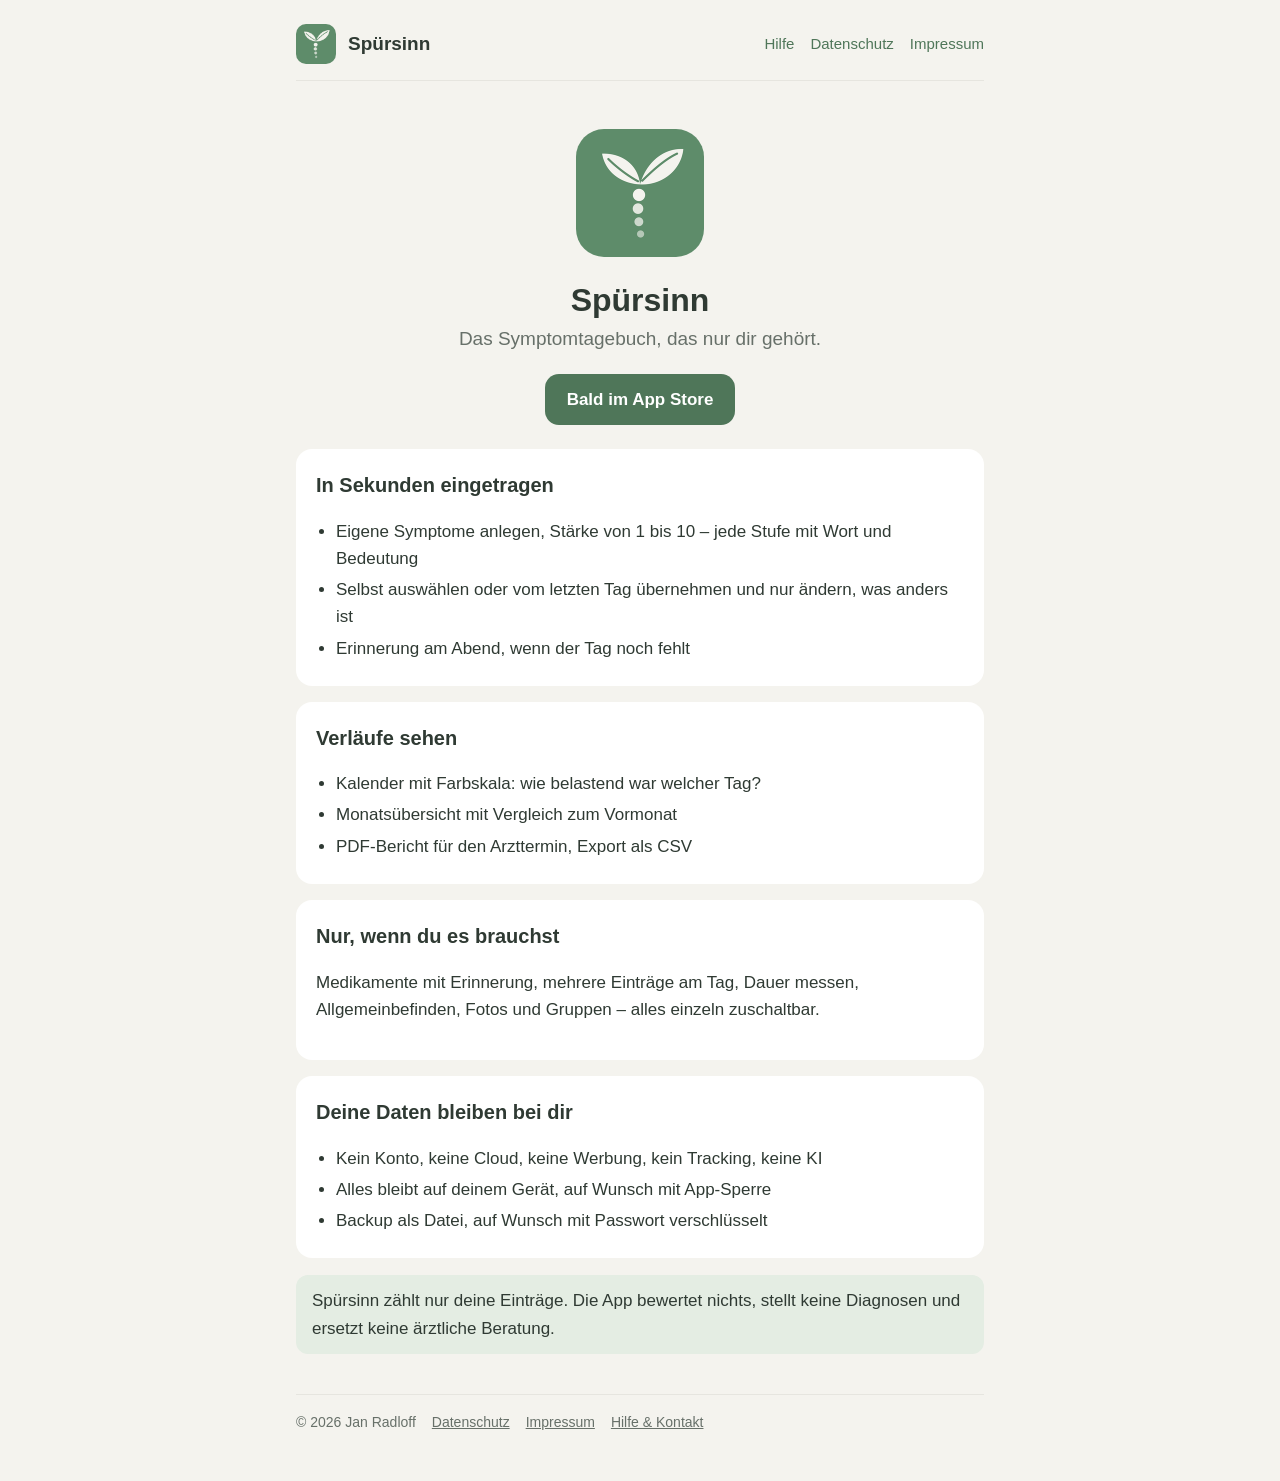
<file: index.html>
<!doctype html>
<html lang="de">
<head>
<meta charset="utf-8">
<meta name="viewport" content="width=device-width, initial-scale=1">
<title>Spürsinn – Das Symptomtagebuch</title>
<meta name="description" content="Spürsinn ist ein schlichtes, privates Symptomtagebuch für iPhone und iPad: schnell eintragen, Verläufe sehen, Bericht für den Arzttermin – ohne Konto und ohne Cloud.">
<link rel="icon" href="favicon.png">
<link rel="apple-touch-icon" href="apple-touch-icon.png">
<link rel="stylesheet" href="style.css">
</head>
<body>
<div class="wrap">
<header class="top">
  <a class="home" href="index.html"><img src="icon.png" alt="">Spürsinn</a>
  <nav>
    <a href="support.html">Hilfe</a>
    <a href="datenschutz.html">Datenschutz</a>
    <a href="impressum.html">Impressum</a>
  </nav>
</header>
<main>
<section class="hero">
  <img src="icon.png" alt="App-Symbol von Spürsinn: ein Keimling aus Punkten">
  <h1>Spürsinn</h1>
  <p class="claim">Das Symptomtagebuch, das nur dir gehört.</p>
  <!-- Link zum App Store ergänzen, sobald die App veröffentlicht ist -->
  <a class="badge" href="#">Bald im App Store</a>
</section>

<div class="card">
  <h2>In Sekunden eingetragen</h2>
  <ul class="points">
    <li>Eigene Symptome anlegen, Stärke von 1 bis 10 – jede Stufe mit Wort und Bedeutung</li>
    <li>Selbst auswählen oder vom letzten Tag übernehmen und nur ändern, was anders ist</li>
    <li>Erinnerung am Abend, wenn der Tag noch fehlt</li>
  </ul>
</div>

<div class="card">
  <h2>Verläufe sehen</h2>
  <ul class="points">
    <li>Kalender mit Farbskala: wie belastend war welcher Tag?</li>
    <li>Monatsübersicht mit Vergleich zum Vormonat</li>
    <li>PDF-Bericht für den Arzttermin, Export als CSV</li>
  </ul>
</div>

<div class="card">
  <h2>Nur, wenn du es brauchst</h2>
  <p>Medikamente mit Erinnerung, mehrere Einträge am Tag, Dauer messen, Allgemeinbefinden, Fotos und Gruppen – alles einzeln zuschaltbar.</p>
</div>

<div class="card">
  <h2>Deine Daten bleiben bei dir</h2>
  <ul class="points">
    <li>Kein Konto, keine Cloud, keine Werbung, kein Tracking, keine KI</li>
    <li>Alles bleibt auf deinem Gerät, auf Wunsch mit App-Sperre</li>
    <li>Backup als Datei, auf Wunsch mit Passwort verschlüsselt</li>
  </ul>
</div>

<p class="note">Spürsinn zählt nur deine Einträge. Die App bewertet nichts, stellt keine Diagnosen und ersetzt keine ärztliche Beratung.</p>

</main>
<footer>
  <span>© 2026 Jan Radloff</span>
  <a href="datenschutz.html">Datenschutz</a>
  <a href="impressum.html">Impressum</a>
  <a href="support.html">Hilfe &amp; Kontakt</a>
</footer>
</div>
</body>
</html>
</file>
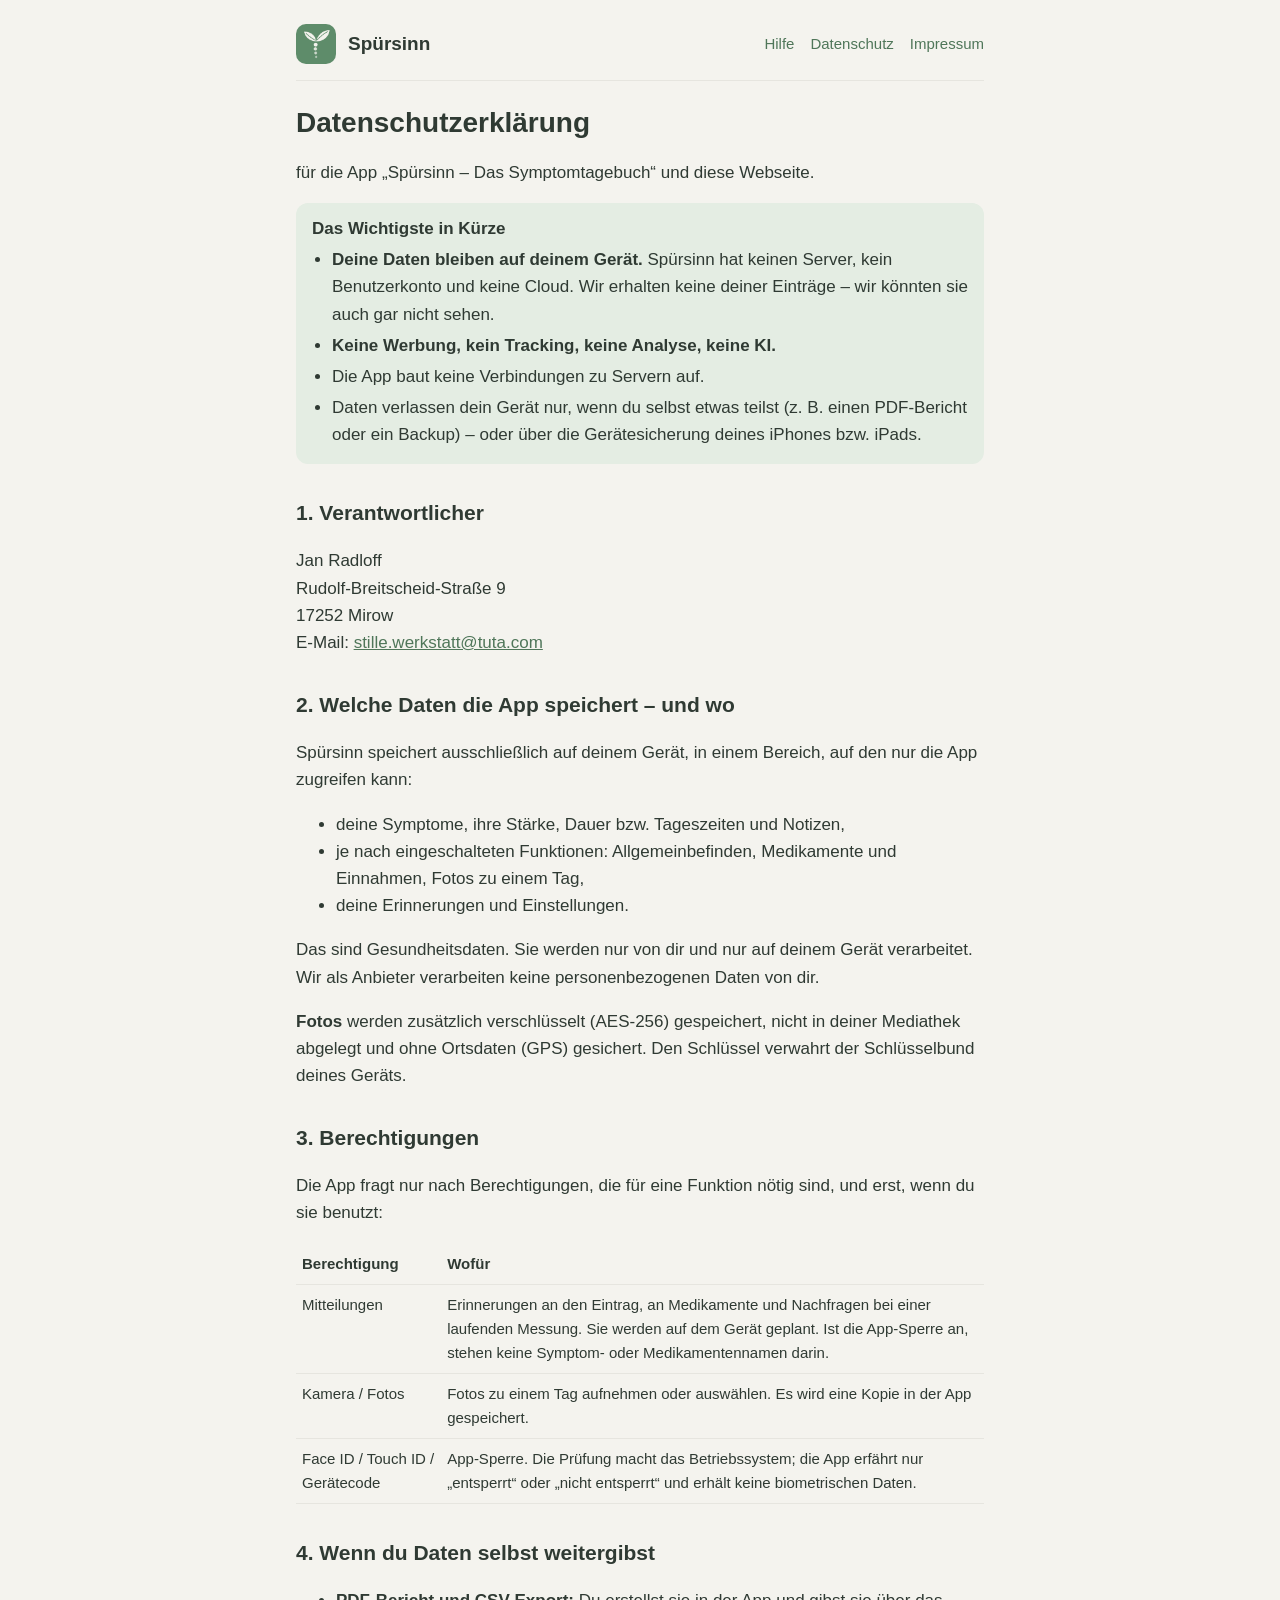
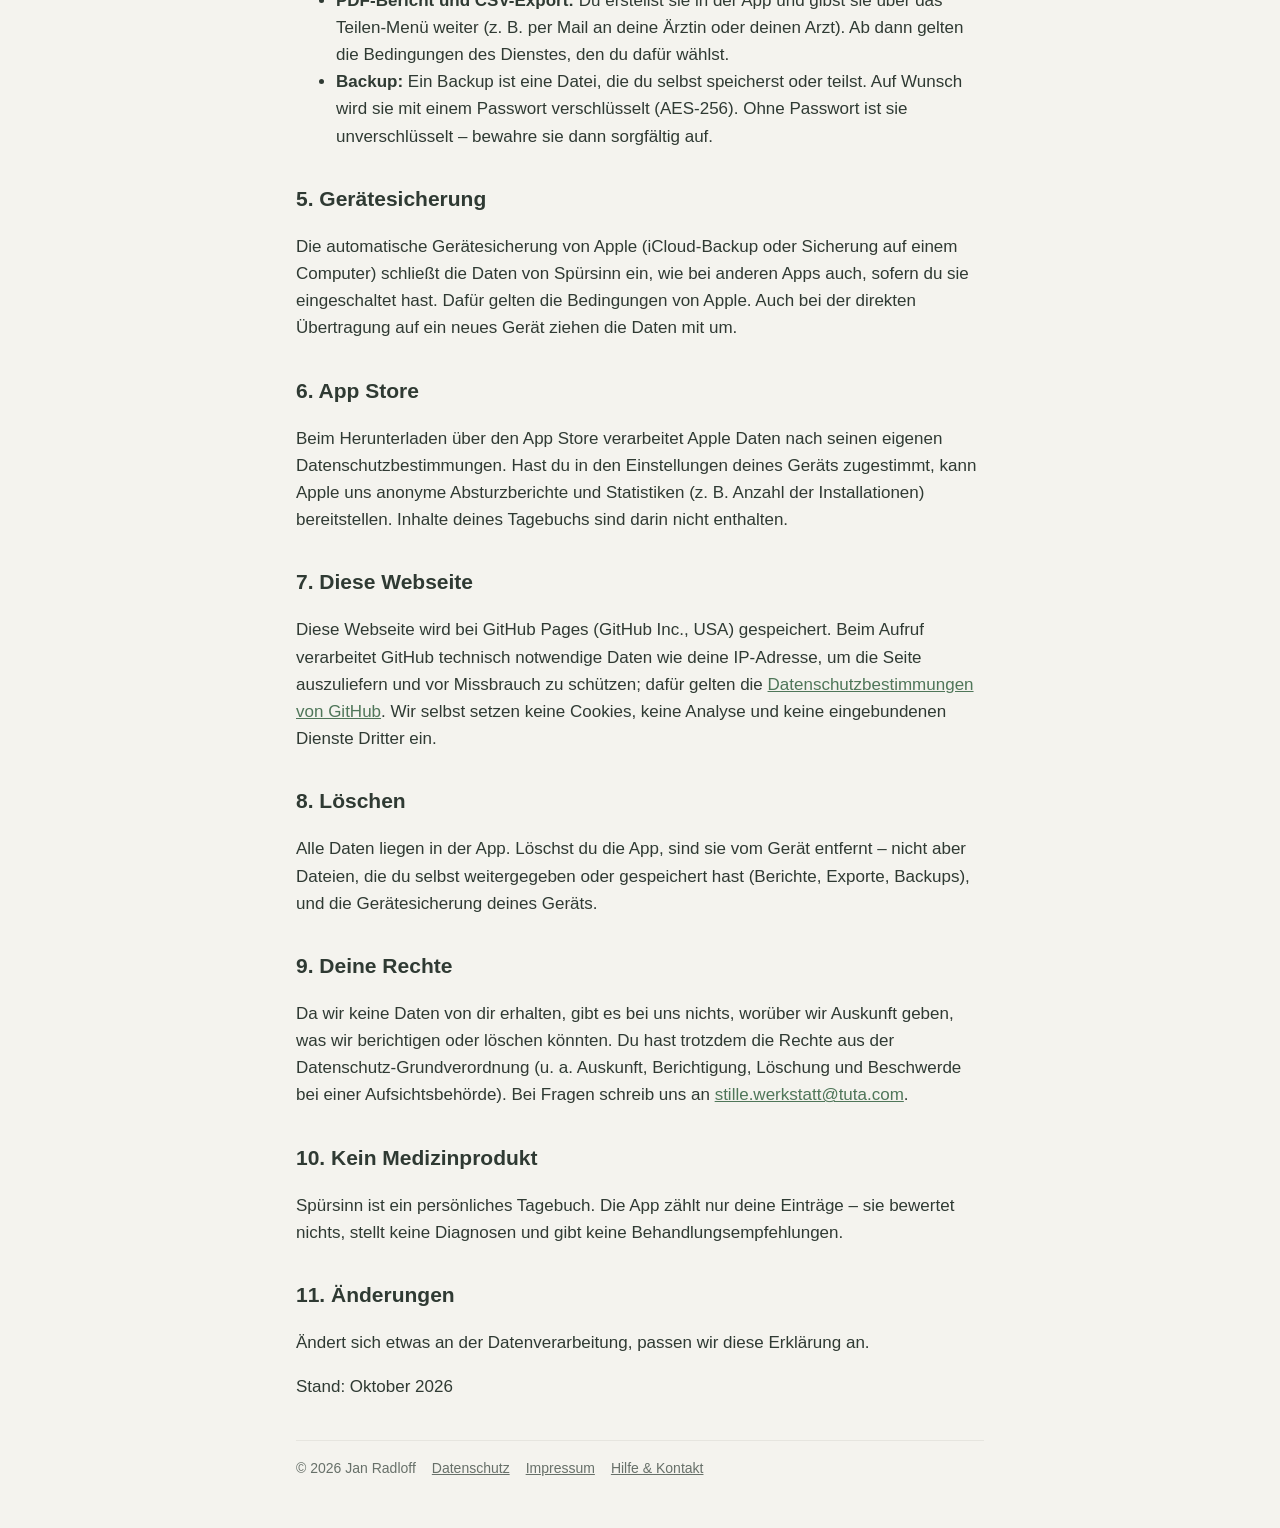
<file: datenschutz.html>
<!doctype html>
<html lang="de">
<head>
<meta charset="utf-8">
<meta name="viewport" content="width=device-width, initial-scale=1">
<title>Datenschutz – Spürsinn</title>
<meta name="description" content="Datenschutzerklärung von Spürsinn – Das Symptomtagebuch: Alle Daten bleiben auf deinem Gerät.">
<link rel="icon" href="favicon.png">
<link rel="apple-touch-icon" href="apple-touch-icon.png">
<link rel="stylesheet" href="style.css">
</head>
<body>
<div class="wrap">
<header class="top">
  <a class="home" href="index.html"><img src="icon.png" alt="">Spürsinn</a>
  <nav>
    <a href="support.html">Hilfe</a>
    <a href="datenschutz.html">Datenschutz</a>
    <a href="impressum.html">Impressum</a>
  </nav>
</header>
<main>
<h1>Datenschutzerklärung</h1>
<p>für die App „Spürsinn – Das Symptomtagebuch“ und diese Webseite.</p>

<div class="note">
<strong>Das Wichtigste in Kürze</strong>
<ul class="points">
  <li><strong>Deine Daten bleiben auf deinem Gerät.</strong> Spürsinn hat keinen Server, kein Benutzerkonto und keine Cloud. Wir erhalten keine deiner Einträge – wir könnten sie auch gar nicht sehen.</li>
  <li><strong>Keine Werbung, kein Tracking, keine Analyse, keine KI.</strong></li>
  <li>Die App baut keine Verbindungen zu Servern auf.</li>
  <li>Daten verlassen dein Gerät nur, wenn du selbst etwas teilst (z. B. einen PDF-Bericht oder ein Backup) – oder über die Gerätesicherung deines iPhones bzw. iPads.</li>
</ul>
</div>

<h2>1. Verantwortlicher</h2>
<p>Jan Radloff<br>Rudolf-Breitscheid-Straße 9<br>17252 Mirow<br>E-Mail: <a href="mailto:stille.werkstatt@tuta.com">stille.werkstatt@tuta.com</a></p>

<h2>2. Welche Daten die App speichert – und wo</h2>
<p>Spürsinn speichert ausschließlich auf deinem Gerät, in einem Bereich, auf den nur die App zugreifen kann:</p>
<ul>
  <li>deine Symptome, ihre Stärke, Dauer bzw. Tageszeiten und Notizen,</li>
  <li>je nach eingeschalteten Funktionen: Allgemeinbefinden, Medikamente und Einnahmen, Fotos zu einem Tag,</li>
  <li>deine Erinnerungen und Einstellungen.</li>
</ul>
<p>Das sind Gesundheitsdaten. Sie werden nur von dir und nur auf deinem Gerät verarbeitet. Wir als Anbieter verarbeiten keine personenbezogenen Daten von dir.</p>
<p><strong>Fotos</strong> werden zusätzlich verschlüsselt (AES-256) gespeichert, nicht in deiner Mediathek abgelegt und ohne Ortsdaten (GPS) gesichert. Den Schlüssel verwahrt der Schlüsselbund deines Geräts.</p>

<h2>3. Berechtigungen</h2>
<p>Die App fragt nur nach Berechtigungen, die für eine Funktion nötig sind, und erst, wenn du sie benutzt:</p>
<table>
  <tr><th>Berechtigung</th><th>Wofür</th></tr>
  <tr><td>Mitteilungen</td><td>Erinnerungen an den Eintrag, an Medikamente und Nachfragen bei einer laufenden Messung. Sie werden auf dem Gerät geplant. Ist die App-Sperre an, stehen keine Symptom- oder Medikamentennamen darin.</td></tr>
  <tr><td>Kamera / Fotos</td><td>Fotos zu einem Tag aufnehmen oder auswählen. Es wird eine Kopie in der App gespeichert.</td></tr>
  <tr><td>Face ID / Touch ID / Gerätecode</td><td>App-Sperre. Die Prüfung macht das Betriebssystem; die App erfährt nur „entsperrt“ oder „nicht entsperrt“ und erhält keine biometrischen Daten.</td></tr>
</table>

<h2>4. Wenn du Daten selbst weitergibst</h2>
<ul>
  <li><strong>PDF-Bericht und CSV-Export:</strong> Du erstellst sie in der App und gibst sie über das Teilen-Menü weiter (z. B. per Mail an deine Ärztin oder deinen Arzt). Ab dann gelten die Bedingungen des Dienstes, den du dafür wählst.</li>
  <li><strong>Backup:</strong> Ein Backup ist eine Datei, die du selbst speicherst oder teilst. Auf Wunsch wird sie mit einem Passwort verschlüsselt (AES-256). Ohne Passwort ist sie unverschlüsselt – bewahre sie dann sorgfältig auf.</li>
</ul>

<h2>5. Gerätesicherung</h2>
<p>Die automatische Gerätesicherung von Apple (iCloud-Backup oder Sicherung auf einem Computer) schließt die Daten von Spürsinn ein, wie bei anderen Apps auch, sofern du sie eingeschaltet hast. Dafür gelten die Bedingungen von Apple. Auch bei der direkten Übertragung auf ein neues Gerät ziehen die Daten mit um.</p>

<h2>6. App Store</h2>
<p>Beim Herunterladen über den App Store verarbeitet Apple Daten nach seinen eigenen Datenschutzbestimmungen. Hast du in den Einstellungen deines Geräts zugestimmt, kann Apple uns anonyme Absturzberichte und Statistiken (z. B. Anzahl der Installationen) bereitstellen. Inhalte deines Tagebuchs sind darin nicht enthalten.</p>

<h2>7. Diese Webseite</h2>
<p>Diese Webseite wird bei GitHub Pages (GitHub Inc., USA) gespeichert. Beim Aufruf verarbeitet GitHub technisch notwendige Daten wie deine IP-Adresse, um die Seite auszuliefern und vor Missbrauch zu schützen; dafür gelten die <a href="https://docs.github.com/de/site-policy/privacy-policies/github-general-privacy-statement">Datenschutzbestimmungen von GitHub</a>. Wir selbst setzen keine Cookies, keine Analyse und keine eingebundenen Dienste Dritter ein.</p>

<h2>8. Löschen</h2>
<p>Alle Daten liegen in der App. Löschst du die App, sind sie vom Gerät entfernt – nicht aber Dateien, die du selbst weitergegeben oder gespeichert hast (Berichte, Exporte, Backups), und die Gerätesicherung deines Geräts.</p>

<h2>9. Deine Rechte</h2>
<p>Da wir keine Daten von dir erhalten, gibt es bei uns nichts, worüber wir Auskunft geben, was wir berichtigen oder löschen könnten. Du hast trotzdem die Rechte aus der Datenschutz-Grundverordnung (u. a. Auskunft, Berichtigung, Löschung und Beschwerde bei einer Aufsichtsbehörde). Bei Fragen schreib uns an <a href="mailto:stille.werkstatt@tuta.com">stille.werkstatt@tuta.com</a>.</p>

<h2>10. Kein Medizinprodukt</h2>
<p>Spürsinn ist ein persönliches Tagebuch. Die App zählt nur deine Einträge – sie bewertet nichts, stellt keine Diagnosen und gibt keine Behandlungsempfehlungen.</p>

<h2>11. Änderungen</h2>
<p>Ändert sich etwas an der Datenverarbeitung, passen wir diese Erklärung an.</p>
<p>Stand: Oktober 2026</p>

</main>
<footer>
  <span>© 2026 Jan Radloff</span>
  <a href="datenschutz.html">Datenschutz</a>
  <a href="impressum.html">Impressum</a>
  <a href="support.html">Hilfe &amp; Kontakt</a>
</footer>
</div>
</body>
</html>
</file>
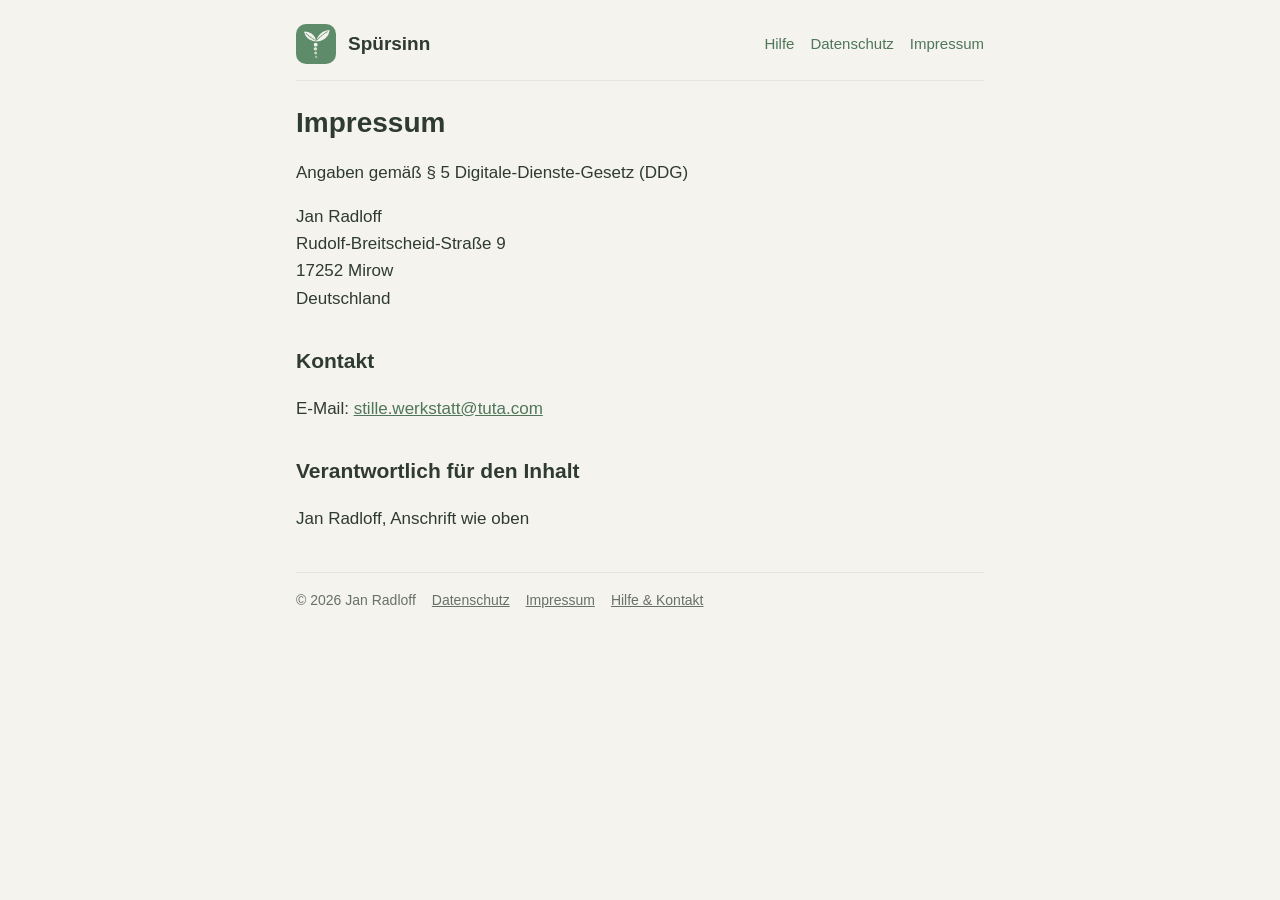
<file: impressum.html>
<!doctype html>
<html lang="de">
<head>
<meta charset="utf-8">
<meta name="viewport" content="width=device-width, initial-scale=1">
<title>Impressum – Spürsinn</title>
<meta name="description" content="Impressum von Spürsinn – Das Symptomtagebuch.">
<link rel="icon" href="favicon.png">
<link rel="apple-touch-icon" href="apple-touch-icon.png">
<link rel="stylesheet" href="style.css">
</head>
<body>
<div class="wrap">
<header class="top">
  <a class="home" href="index.html"><img src="icon.png" alt="">Spürsinn</a>
  <nav>
    <a href="support.html">Hilfe</a>
    <a href="datenschutz.html">Datenschutz</a>
    <a href="impressum.html">Impressum</a>
  </nav>
</header>
<main>
<h1>Impressum</h1>
<p>Angaben gemäß § 5 Digitale-Dienste-Gesetz (DDG)</p>
<p>Jan Radloff<br>Rudolf-Breitscheid-Straße 9<br>17252 Mirow<br>Deutschland</p>
<h2>Kontakt</h2>
<p>E-Mail: <a href="mailto:stille.werkstatt@tuta.com">stille.werkstatt@tuta.com</a></p>
<h2>Verantwortlich für den Inhalt</h2>
<p>Jan Radloff, Anschrift wie oben</p>

</main>
<footer>
  <span>© 2026 Jan Radloff</span>
  <a href="datenschutz.html">Datenschutz</a>
  <a href="impressum.html">Impressum</a>
  <a href="support.html">Hilfe &amp; Kontakt</a>
</footer>
</div>
</body>
</html>
</file>
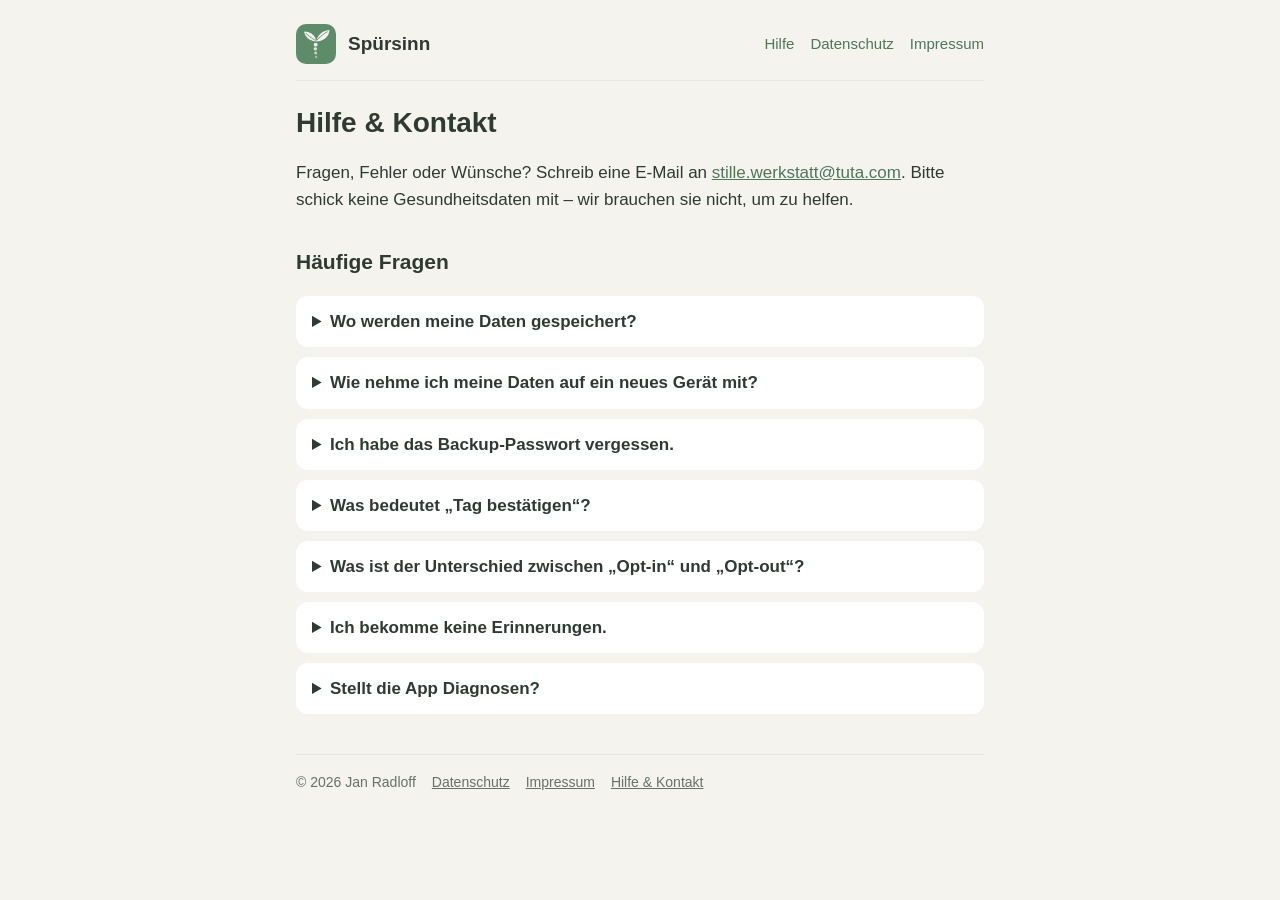
<file: support.html>
<!doctype html>
<html lang="de">
<head>
<meta charset="utf-8">
<meta name="viewport" content="width=device-width, initial-scale=1">
<title>Hilfe – Spürsinn</title>
<meta name="description" content="Hilfe und Kontakt zu Spürsinn – Das Symptomtagebuch.">
<link rel="icon" href="favicon.png">
<link rel="apple-touch-icon" href="apple-touch-icon.png">
<link rel="stylesheet" href="style.css">
</head>
<body>
<div class="wrap">
<header class="top">
  <a class="home" href="index.html"><img src="icon.png" alt="">Spürsinn</a>
  <nav>
    <a href="support.html">Hilfe</a>
    <a href="datenschutz.html">Datenschutz</a>
    <a href="impressum.html">Impressum</a>
  </nav>
</header>
<main>
<h1>Hilfe &amp; Kontakt</h1>
<p>Fragen, Fehler oder Wünsche? Schreib eine E-Mail an <a href="mailto:stille.werkstatt@tuta.com">stille.werkstatt@tuta.com</a>. Bitte schick keine Gesundheitsdaten mit – wir brauchen sie nicht, um zu helfen.</p>

<h2>Häufige Fragen</h2>
<details><summary>Wo werden meine Daten gespeichert?</summary>
<p>Nur auf deinem iPhone oder iPad. Es gibt kein Konto und keine Cloud; wir können deine Einträge nicht sehen.</p></details>

<details><summary>Wie nehme ich meine Daten auf ein neues Gerät mit?</summary>
<p>Entweder über die normale Gerätesicherung (iCloud oder Computer) oder mit dem Backup der App: <em>Einstellungen → Backup erstellen / wiederherstellen → Backup erstellen und teilen</em>, z. B. „In Dateien sichern“. Auf dem neuen Gerät: <em>Backup-Datei auswählen</em> → „Ersetzen“.</p></details>

<details><summary>Ich habe das Backup-Passwort vergessen.</summary>
<p>Dann lässt sich dieses Backup leider nicht mehr öffnen – das Passwort ist nirgends gespeichert. Erstelle ein neues Backup mit einem neuen Passwort.</p></details>

<details><summary>Was bedeutet „Tag bestätigen“?</summary>
<p>Damit ist klar, dass der Tag vollständig eingetragen ist. Nur bestätigte Tage zählen in Übersicht und Bericht. Über „Rückgängig“ lässt sich ein Tag wieder ändern.</p></details>

<details><summary>Was ist der Unterschied zwischen „Opt-in“ und „Opt-out“?</summary>
<p>Bei <strong>Opt-in</strong> startet jeder Tag leer und du tippst an, was da ist. Bei <strong>Opt-out</strong> startet der Tag mit den Symptomen und Stärken des letzten bestätigten Tags – du änderst nur, was anders ist. Umstellen: <em>Einstellungen → Eintragen</em>.</p></details>

<details><summary>Ich bekomme keine Erinnerungen.</summary>
<p>Prüfe in den Einstellungen deines iPhones bzw. iPads unter <em>Mitteilungen → Spürsinn</em>, ob Mitteilungen erlaubt sind. Erinnerungen kommen nur an Tagen, die noch nicht bestätigt sind.</p></details>

<details><summary>Stellt die App Diagnosen?</summary>
<p>Nein. Spürsinn zählt nur deine Einträge. Den Bericht kannst du zum Arzttermin mitnehmen – die Einschätzung bleibt bei deiner Ärztin oder deinem Arzt.</p></details>

</main>
<footer>
  <span>© 2026 Jan Radloff</span>
  <a href="datenschutz.html">Datenschutz</a>
  <a href="impressum.html">Impressum</a>
  <a href="support.html">Hilfe &amp; Kontakt</a>
</footer>
</div>
</body>
</html>
</file>
<file: style.css>
/* Spürsinn – Webseite. Farben wie in der App („Salbei“). */
:root {
  --bg: #f4f3ee;
  --card: #ffffff;
  --text: #2f3a33;
  --muted: #677069;
  --accent: #4f7659;
  --accent-soft: #e4ede3;
  --line: #e6e5df;
  --on-accent: #ffffff;
}
@media (prefers-color-scheme: dark) {
  :root {
    --bg: #151916;
    --card: #1f2520;
    --text: #e3e9e2;
    --muted: #8e9a90;
    --accent: #7fae8a;
    --accent-soft: #27342b;
    --line: #2a312b;
    --on-accent: #102014;
  }
}
* { box-sizing: border-box; }
html { -webkit-text-size-adjust: 100%; }
body {
  margin: 0;
  background: var(--bg);
  color: var(--text);
  font: 17px/1.6 -apple-system, BlinkMacSystemFont, "Segoe UI", Roboto, sans-serif;
}
a { color: var(--accent); }
.wrap { max-width: 720px; margin: 0 auto; padding: 24px 16px 48px; }
header.top {
  display: flex; align-items: center; gap: 12px;
  padding-bottom: 16px; border-bottom: 1px solid var(--line); margin-bottom: 24px;
}
header.top img { width: 40px; height: 40px; border-radius: 10px; }
header.top a.home { display: flex; align-items: center; gap: 12px; text-decoration: none; color: var(--text); font-weight: 600; font-size: 19px; }
nav { margin-left: auto; display: flex; gap: 16px; flex-wrap: wrap; font-size: 15px; }
nav a { text-decoration: none; }
.hero { text-align: center; padding: 24px 0 8px; }
.hero img { width: 128px; height: 128px; border-radius: 28px; }
.hero h1 { margin: 16px 0 4px; font-size: 32px; line-height: 1.2; }
.hero p.claim { margin: 0; color: var(--muted); font-size: 19px; }
.badge {
  display: inline-block; margin-top: 20px; padding: 12px 22px; border-radius: 14px;
  background: var(--accent); color: var(--on-accent); text-decoration: none; font-weight: 600;
}
.card { background: var(--card); border-radius: 16px; padding: 20px; margin: 16px 0; }
.card h2 { margin-top: 0; font-size: 20px; }
ul.points { padding-left: 20px; margin: 0; }
ul.points li { margin: 4px 0; }
h1 { font-size: 28px; line-height: 1.25; }
h2 { font-size: 21px; margin-top: 32px; }
.note { background: var(--accent-soft); border-radius: 12px; padding: 12px 16px; }
table { width: 100%; border-collapse: collapse; font-size: 15px; }
th, td { text-align: left; vertical-align: top; padding: 8px 6px; border-bottom: 1px solid var(--line); }
footer { margin-top: 40px; padding-top: 16px; border-top: 1px solid var(--line); color: var(--muted); font-size: 14px; display: flex; gap: 16px; flex-wrap: wrap; }
footer a { color: var(--muted); }
details { background: var(--card); border-radius: 12px; padding: 12px 16px; margin: 10px 0; }
summary { cursor: pointer; font-weight: 600; }
@media (max-width: 480px) {
  nav { margin-left: 0; width: 100%; }
  header.top { flex-wrap: wrap; }
  table { font-size: 14px; }
}
</file>
